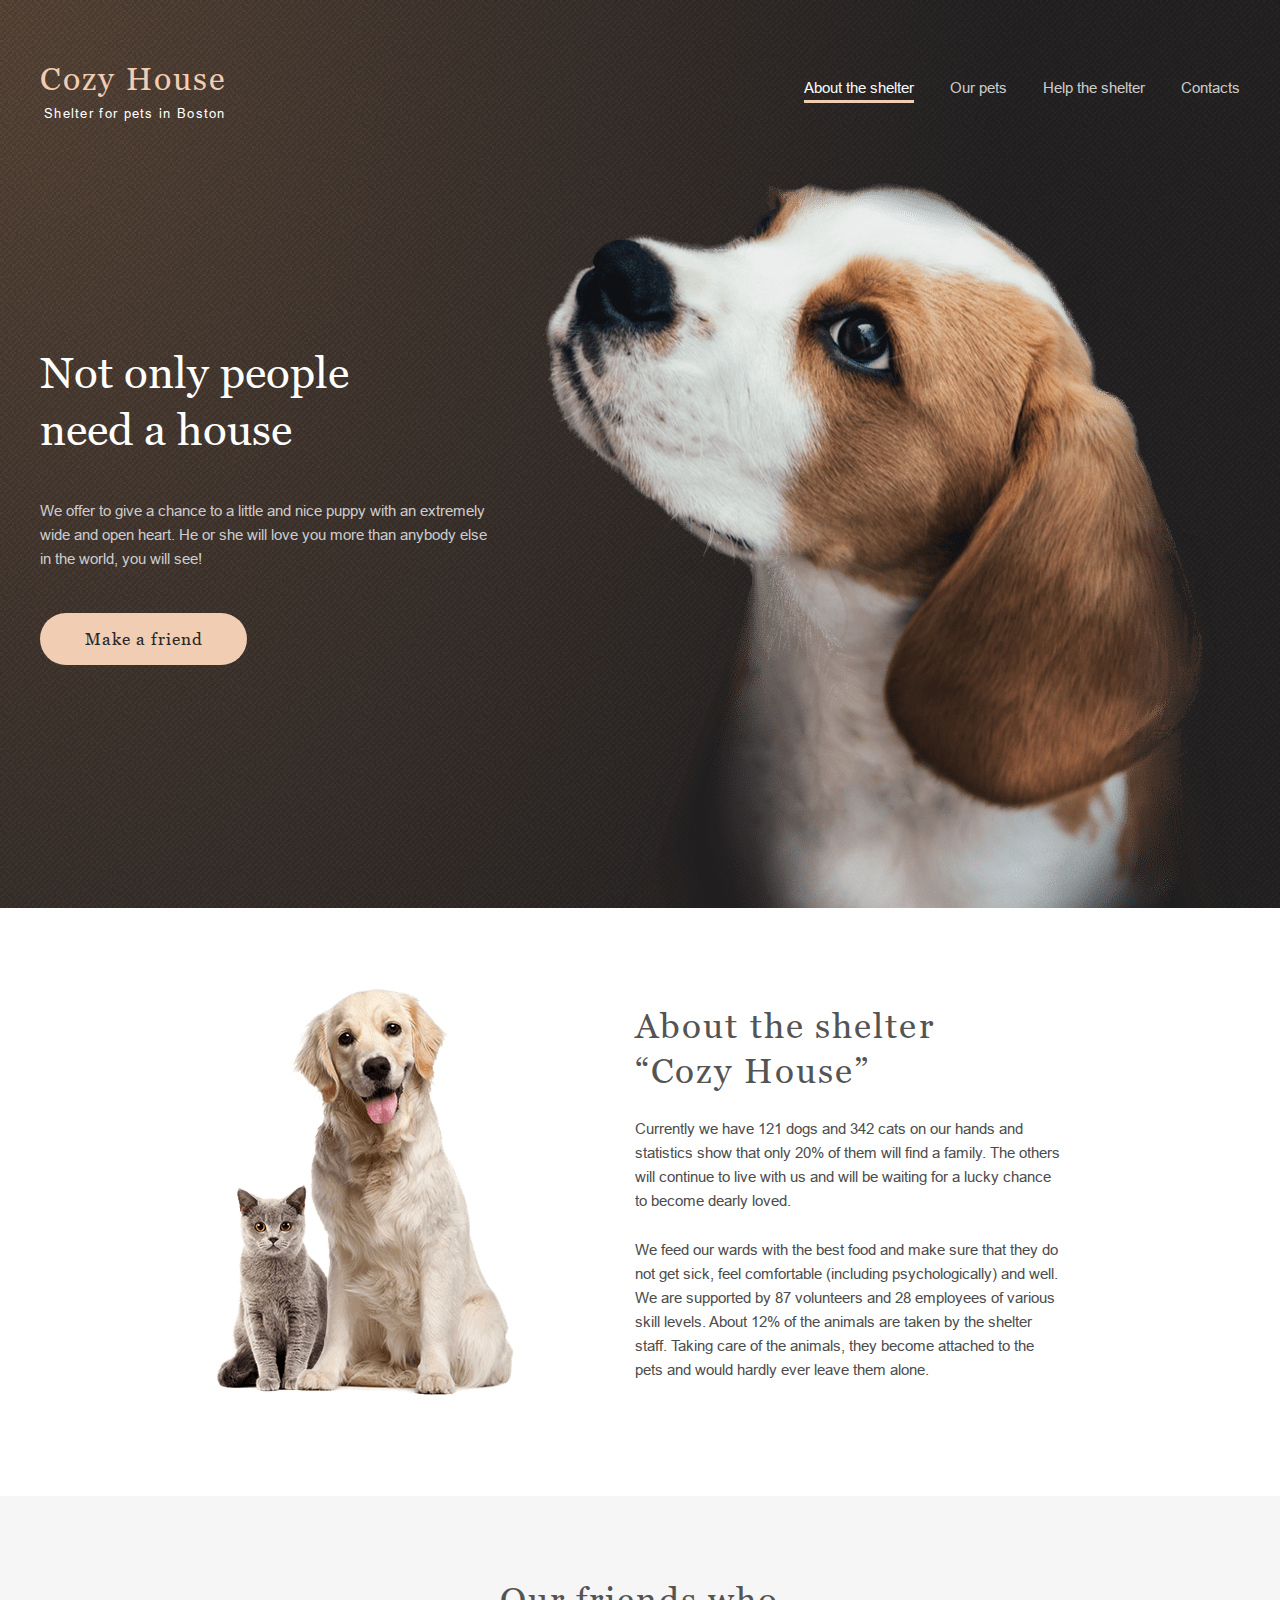
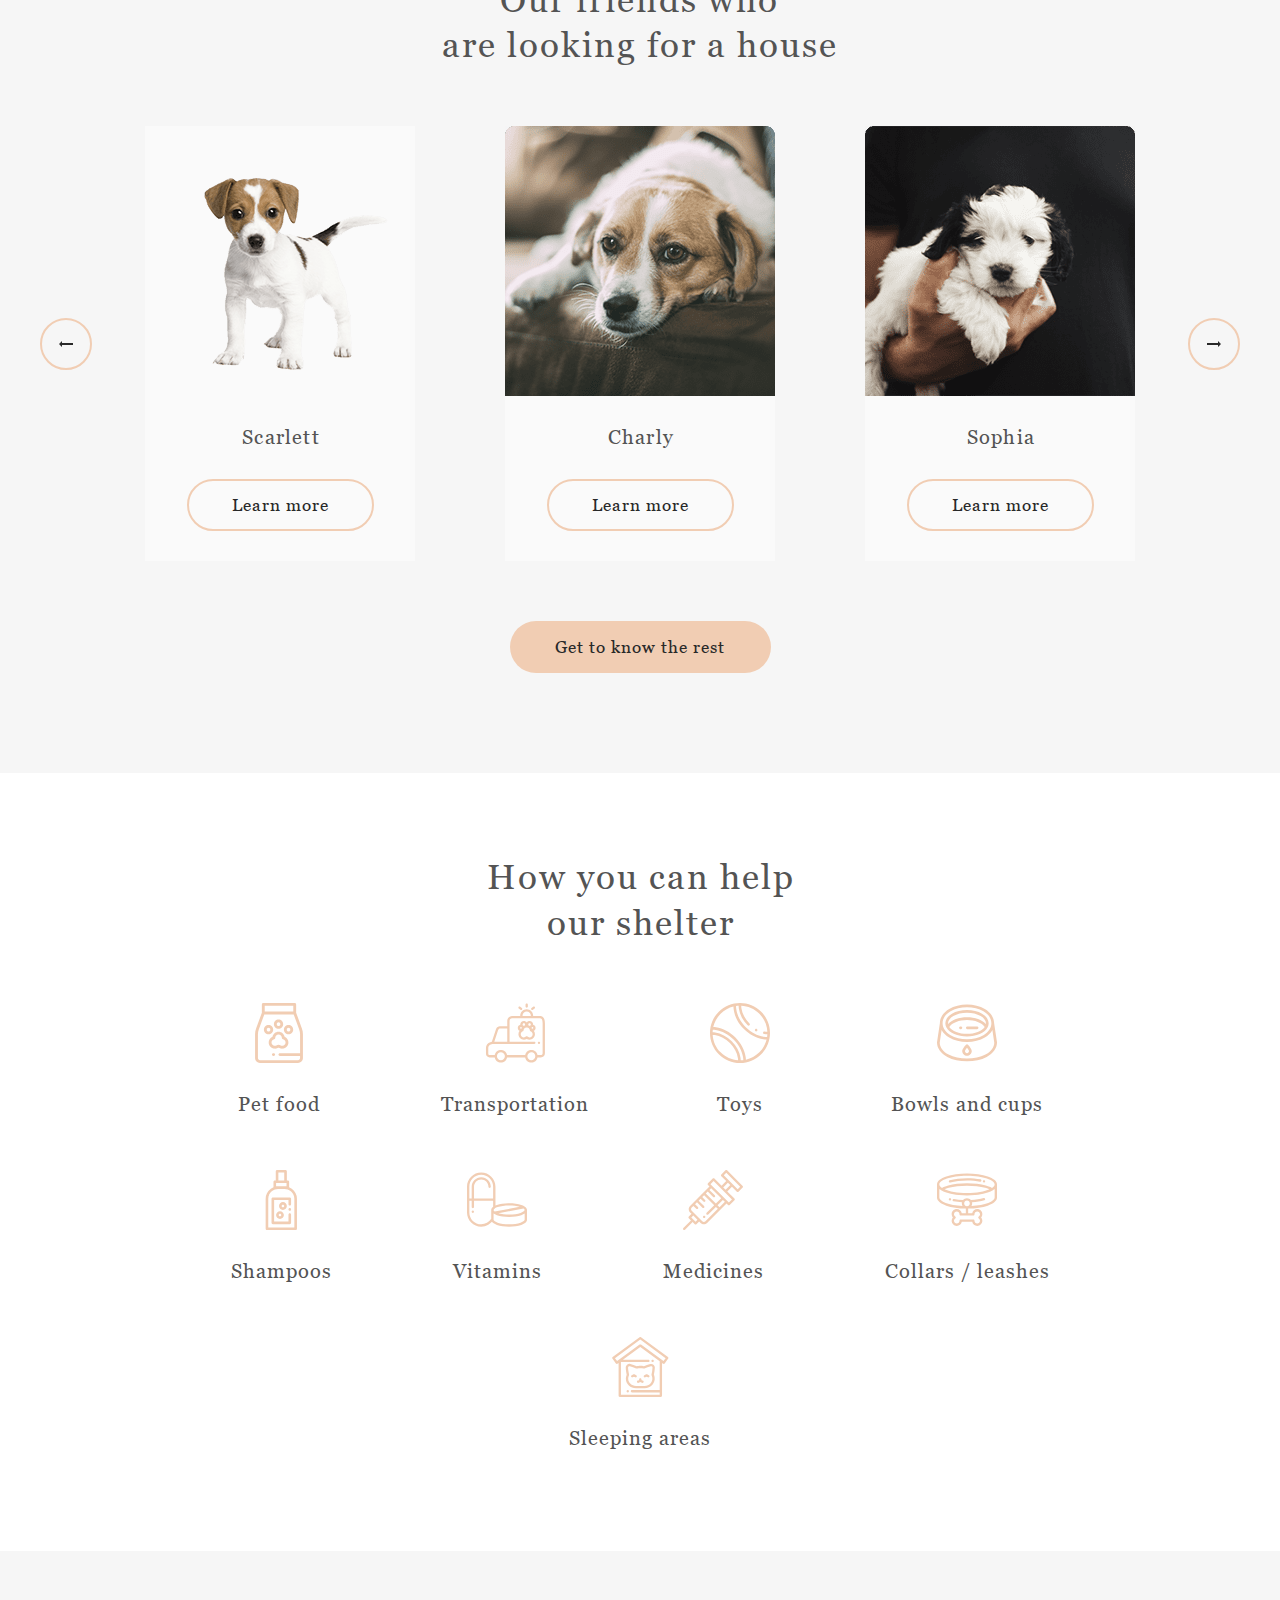
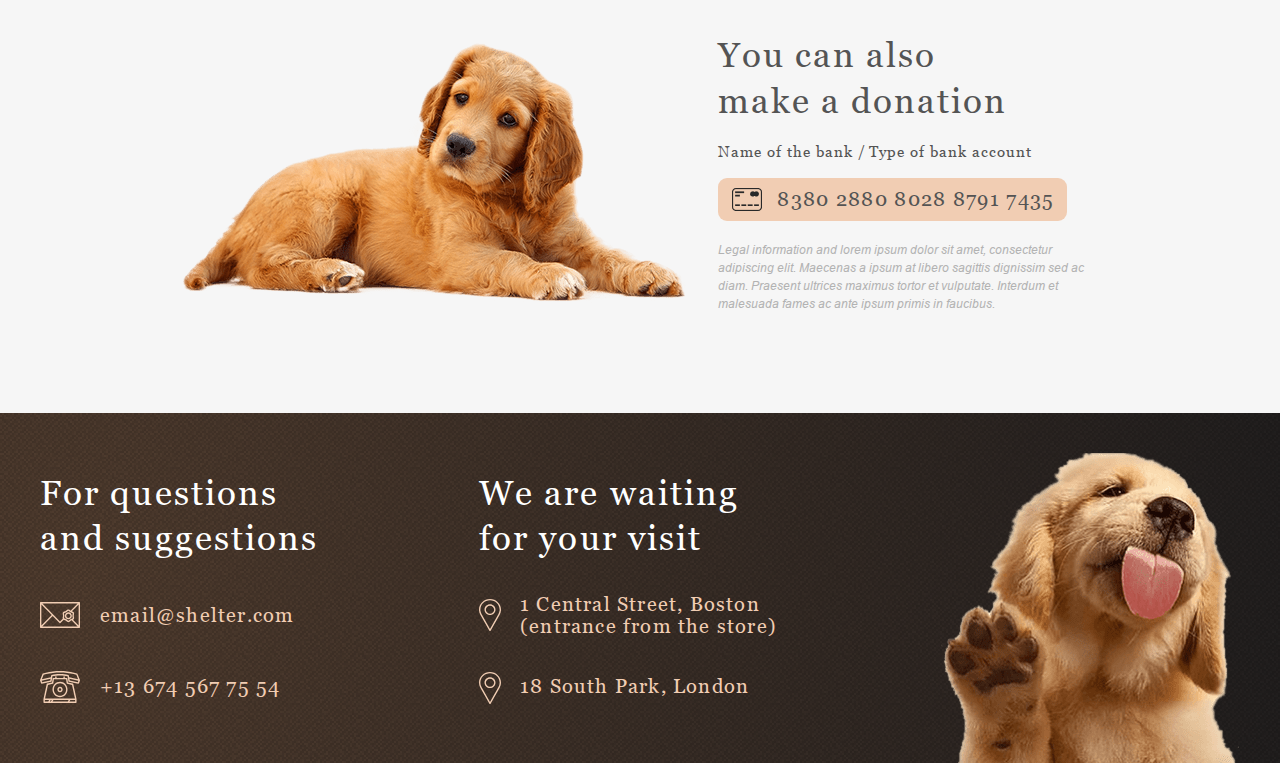
<file: pages/main/index.html>
<!DOCTYPE html>
<html lang="en">
  <head>
    <meta charset="UTF-8" />
    <meta http-equiv="X-UA-Compatible" content="IE=edge" />
    <meta name="viewport" content="width=device-width, initial-scale=1.0" />
    <title>Cozy House</title>
    <link rel="stylesheet" href="./style.css" />
    <link rel="icon" href="../../assets/favicon/pet.ico" type="image/x-icon" />
  </head>
  <body>
    <header class="header">
      <div class="header_wrapper">
        <div class="header_logo">
          <a href="#" class="header_logo__link">
            <h1 class="header_logo__title">Cozy House</h1>
            <p class="header_logo__desc">Shelter for pets in Boston</p>
          </a>
        </div>

        <nav class="header_nav">
          <div class="header_nav_logo">
            <a href="#" class="header_logo_nav__link">
              <h2 class="header_logo_nav__title">Cozy House</h2>
              <p class="header_logo_nav__desc">Shelter for pets in Boston</p>
            </a>
          </div>
          <ul class="header_nav_list">
            <li class="header_nav__item">
              <a
                href="#"
                class="header_nav__item_link header_nav__item_link_active"
              >
                About the shelter
              </a>
            </li>
            <li class="header_nav__item">
              <a href="../pets/page_1.html" class="header_nav__item_link">
                Our pets
              </a>
            </li>
            <li class="header_nav__item">
              <a href="#help" class="header_nav__item_link">
                Help the shelter
              </a>
            </li>
            <li class="header_nav__item">
              <a href="#contacts" class="header_nav__item_link"> Contacts </a>
            </li>
          </ul>
        </nav>

        <div class="burger">
          <div class="burger__line"></div>
          <div class="burger__line"></div>
          <div class="burger__line"></div>
        </div>
      </div>
    </header>

    <main class="main">
      <section class="not-only">
        <div class="wrapper_not-only">
          <div class="not-only_content">
            <h2 class="not-only_content__title">
              Not only people need a house
            </h2>
            <p class="not-only_content__text">
              We offer to give a chance to a little and nice puppy with an
              extremely wide and open heart. He or she will love you more than
              anybody else in the world, you will see!
            </p>
            <button
              onclick="document.location='#friends'"
              class="btn_1 btn_1_position"
            >
              Make a friend
            </button>
          </div>

          <div class="not-only_pic"></div>
        </div>
      </section>

      <section class="about">
        <div class="wrapper_about">
          <div class="about_pic"></div>
          <div class="about_content">
            <h3 class="about_content__title">About the shelter “Cozy House”</h3>
            <p class="about_content__text">
              Currently we have 121 dogs and 342 cats on our hands and
              statistics show that only 20% of them will find a family. The
              others will continue to live with us and will be waiting for a
              lucky chance to become dearly loved.
            </p>
            <p class="about_content__text">
              We feed our wards with the best food and make sure that they do
              not get sick, feel comfortable (including psychologically) and
              well. We are supported by 87 volunteers and 28 employees of
              various skill levels. About 12% of the animals are taken by the
              shelter staff. Taking care of the animals, they become attached to
              the pets and would hardly ever leave them alone.
            </p>
          </div>
        </div>
      </section>

      <section class="our-friends">
        <div class="wrapper_our-friends">
          <h3 class="our-friends_title" id="friends">
            <span class="our-friends_title__1">Our friends who</span>
            <span class="our-friends_title__2">are looking for a house</span>
          </h3>

          <div class="our-friends_cards">
            <div class="cards_items">
              <div class="arrow arrow__left"></div>

              <div class="cards_items_container">
                <div class="card">
                  <div class="card-pic"></div>
                  <div class="card-title">Katrine</div>
                  <button type="button" class="btn_2">Learn more</button>
                </div>

                <div class="card">
                  <div class="card-pic"></div>
                  <div class="card-title">Jennifer</div>
                  <button type="button" class="btn_2">Learn more</button>
                </div>

                <div class="card">
                  <div class="card-pic"></div>
                  <div class="card-title">Woody</div>
                  <button type="button" class="btn_2">Learn more</button>
                </div>
              </div>

              <div class="arrow arrow__right"></div>
            </div>
          </div>

          <button
            onclick="document.location='../pets/page_1.html'"
            class="btn_3 btn_3_position"
          >
            Get to know the rest
          </button>
        </div>
      </section>

      <section class="help">
        <div class="wrapper_help">
          <h3 class="help_title" id="help">
            <span class="help_title__1">How you can help</span>
            <span class="help_title__2">our shelter</span>
          </h3>

          <div class="help_container">
            <div class="help_container_item">
              <img
                src="../../assets/svg/Vector1.svg"
                alt="icon"
                class="help_container_item__pic"
              />
              <p class="help_container_item__text">Pet food</p>
            </div>

            <div class="help_container_item">
              <img
                src="../../assets/svg/transportation.svg"
                alt="icon"
                class="help_container_item__pic"
              />
              <p class="help_container_item__text">Transportation</p>
            </div>

            <div class="help_container_item">
              <img
                src="../../assets/svg/toys.svg"
                alt="icon"
                class="help_container_item__pic"
              />
              <p class="help_container_item__text">Toys</p>
            </div>

            <div class="help_container_item">
              <img
                src="../../assets/svg/bowls-and-cups.svg"
                alt="icon"
                class="help_container_item__pic"
              />
              <p class="help_container_item__text">Bowls and cups</p>
            </div>

            <div class="help_container_item">
              <img
                src="../../assets/svg/shampoos.svg"
                alt="icon"
                class="help_container_item__pic"
              />
              <p class="help_container_item__text">Shampoos</p>
            </div>

            <div class="help_container_item">
              <img
                src="../../assets/svg/vitamins.svg"
                alt="icon"
                class="help_container_item__pic"
              />
              <p class="help_container_item__text">Vitamins</p>
            </div>

            <div class="help_container_item">
              <img
                src="../../assets/svg/medicines.svg"
                alt="icon"
                class="help_container_item__pic"
              />
              <p class="help_container_item__text">Medicines</p>
            </div>

            <div class="help_container_item">
              <img
                src="../../assets/svg/collars-or-leashes.svg"
                alt="icon"
                class="help_container_item__pic"
              />
              <p class="help_container_item__text">Collars / leashes</p>
            </div>

            <div class="help_container_item">
              <img
                src="../../assets/svg/sleeping-area.svg"
                alt="icon"
                class="help_container_item__pic"
              />
              <p class="help_container_item__text">Sleeping areas</p>
            </div>
          </div>
        </div>
      </section>

      <section class="in-addition">
        <div class="wrapper_in-addition">
          <div class="in-addition__pic"></div>
          <div class="in-addition_desc">
            <h3 class="in-addition__title">You can also make a donation</h3>
            <h5 class="in-addition__text">
              Name of the bank <span>/</span> Type of bank account
            </h5>
            <button
              onclick="document.location='#'"
              class="btn_4 btn_4__position"
            >
              <span class="credit-card"></span>
              <span>8380 2880 8028 8791 7435</span>
            </button>
            <p class="credit-card__text">
              Legal information and lorem ipsum dolor sit amet, consectetur
              adipiscing elit. Maecenas a ipsum at libero sagittis dignissim sed
              ac diam. Praesent ultrices maximus tortor et vulputate. Interdum
              et malesuada fames ac ante ipsum primis in faucibus.
            </p>
          </div>
        </div>
      </section>
    </main>

    <footer class="footer">
      <div class="footer_wrapper" id="contacts">
        <div class="footer_question">
          <h3 class="footer_question__title">For questions and suggestions</h3>
          <a href="mailto:EMAILADDRESS" class="footer_question__mail_link">
            <h4 class="footer_question__mail">email@shelter.com</h4>
          </a>
          <a href="tel:+136745677554" class="footer_question__tel_link">
            <h4 class="footer_question__tel">+13 674 567 75 54</h4>
          </a>
        </div>

        <div class="footer_place">
          <h3 class="footer_place__title">We are waiting for your visit</h3>
          <a
            href="https://www.google.com/maps/@52.6666348,28.6881917,8z"
            class="footer_place__place_link"
          >
            <h4 class="footer_question_place__text_1">
              <span>1 Central Street, Boston</span> (entrance from the store)
            </h4>
          </a>
          <a
            href="https://www.google.com/maps/@52.6666348,28.6881917,8z"
            class="footer_place__place_link"
          >
            <h4 class="footer_question_place__text_2">18 South Park, London</h4>
          </a>
        </div>

        <div class="footer-pic"></div>
      </div>
    </footer>
    <div class="dark-block"></div>

    <div class="modal-window">
      <div class="modal-window-window">
        <div class="potap_close"></div>
        <div class="potap_content">
          <div class="modal-pic">
            <img
              src="../../assets/images/pets-jennifer.png"
              alt="animal"
              class="modal-pic_img"
            />
          </div>
          <div class="modal-content">
            <h3 class="modal-window_title">Jennifer</h3>
            <h4 class="modal-window_desc">Dog - Labrador</h4>
            <p class="modal-window_text">
              Jennifer is a sweet 2 months old Labrador that is patiently
              waiting to find a new forever home. This girl really enjoys being
              able to go outside to run and play, but won't hesitate to play up
              a storm in the house if she has all of her favorite toys.
            </p>
            <div class="modal-window__property">
              <ul class="modal-window__property_list">
                <li class="modal_item">
                  <span class="property_list__title">Age:</span
                  ><span class="age"> 2 months</span>
                </li>
                <li class="modal_item">
                  <span class="property_list__title">Inoculations:</span
                  ><span class="noculations"> none</span>
                </li>
                <li class="modal_item">
                  <span class="property_list__title">Diseases:</span
                  ><span class="diseases"> none</span>
                </li>
                <li class="modal_item">
                  <span class="property_list__title">Parasites:</span
                  ><span class="parasites"> none</span>
                </li>
              </ul>
            </div>
          </div>
        </div>
      </div>
    </div>

    <script type="module" src="./index.js"></script>
  </body>
</html>
</file>
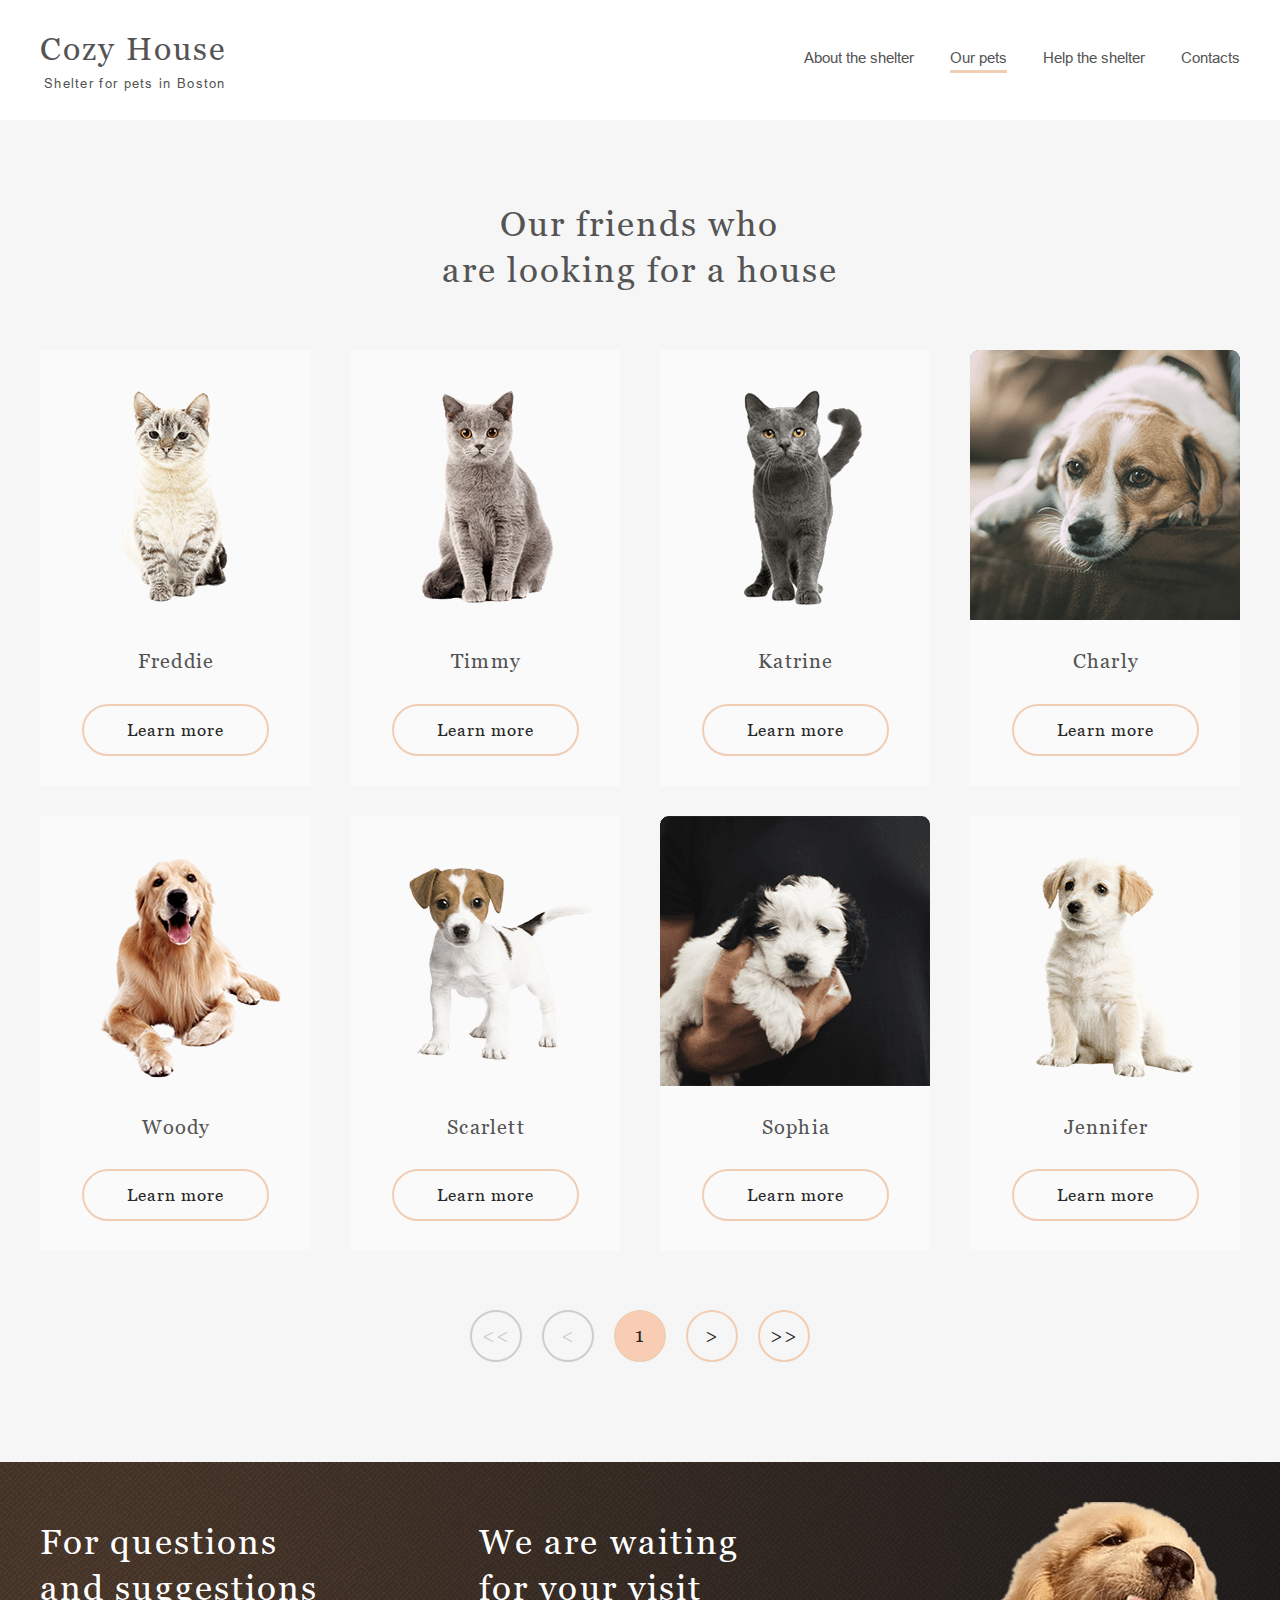
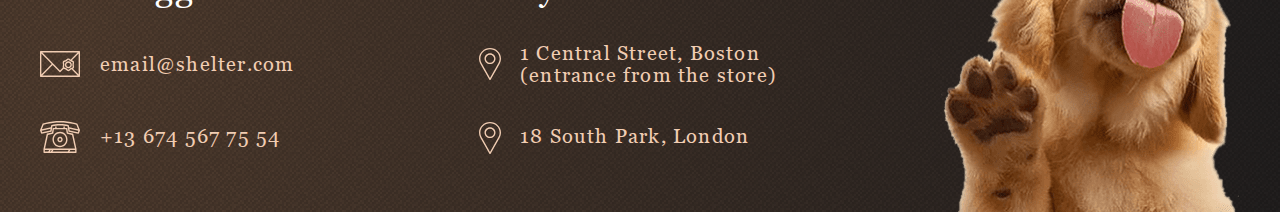
<file: pages/pets/page_1.html>
<!DOCTYPE html>
<html lang="en">
  <head>
    <meta charset="UTF-8" />
    <meta http-equiv="X-UA-Compatible" content="IE=edge" />
    <meta name="viewport" content="width=device-width, initial-scale=1.0" />
    <title>Pets</title>
    <link rel="stylesheet" href="./style.css" />
    <link rel="icon" href="../../assets/favicon/pet.ico" type="image/x-icon" />
  </head>
  <body>
    <header class="header">
      <div class="header_wrapper">
        <div class="header_logo">
          <a href="../main/index.html" class="header_logo__link">
            <h1 class="header_logo__title">Cozy House</h1>
            <p class="header_logo__desc">Shelter for pets in Boston</p>
          </a>
        </div>

        <nav class="header_nav">
          <div class="header_nav_logo">
            <a href="#" class="header_logo_nav__link">
              <h2 class="header_logo_nav__title">Cozy House</h2>
              <p class="header_logo_nav__desc">Shelter for pets in Boston</p>
            </a>
          </div>
          <ul class="header_nav_list">
            <li class="header_nav__item">
              <a href="../main/index.html" class="header_nav__item_link">
                About the shelter
              </a>
            </li>
            <li class="header_nav__item">
              <a
                href="#"
                class="header_nav__item_link header_nav__item_link_active"
              >
                Our pets
              </a>
            </li>
            <li class="header_nav__item">
              <a href="../main/index.html#help" class="header_nav__item_link">
                Help the shelter
              </a>
            </li>
            <li class="header_nav__item">
              <a href="#contacts" class="header_nav__item_link"> Contacts </a>
            </li>
          </ul>
        </nav>
        <div class="burger">
          <div class="burger__line"></div>
          <div class="burger__line"></div>
          <div class="burger__line"></div>
        </div>
      </div>
    </header>

    <main class="main">
      <section class="our-friends">
        <div class="wrapper_our-friends">
          <h3 class="our-friends_title" id="friends">
            <span class="our-friends_title__1">Our friends who</span>
            <span class="our-friends_title__2">are looking for a house</span>
          </h3>

          <div class="our-friends_cards">
            <div class="cards_items">
              <div class="cards_items_container">
                <div class="card">
                  <div class="card-pic"></div>
                  <div class="card-title">Katrine</div>
                  <button type="button" class="btn_2">Learn more</button>
                </div>

                <div class="card">
                  <div class="card-pic"></div>
                  <div class="card-title">Jennifer</div>
                  <button type="button" class="btn_2">Learn more</button>
                </div>

                <div class="card">
                  <div class="card-pic"></div>
                  <div class="card-title">Woody</div>
                  <button type="button" class="btn_2">Learn more</button>
                </div>

                <div class="card">
                  <div class="card-pic"></div>
                  <div class="card-title">Sophia</div>
                  <button type="button" class="btn_2">Learn more</button>
                </div>

                <div class="card">
                  <div class="card-pic"></div>
                  <div class="card-title">Timmy</div>
                  <button type="button" class="btn_2">Learn more</button>
                </div>

                <div class="card">
                  <div class="card-pic"></div>
                  <div class="card-title">Charly</div>
                  <button type="button" class="btn_2">Learn more</button>
                </div>

                <div class="card">
                  <div class="card-pic"></div>
                  <div class="card-title">Scarlett</div>
                  <button type="button" class="btn_2">Learn more</button>
                </div>

                <div class="card">
                  <div class="card-pic"></div>
                  <div class="card-title">Freddie</div>
                  <button type="button" class="btn_2">Learn more</button>
                </div>
              </div>
            </div>
          </div>
          <div class="scroll">
            <div class="scroll_circle scroll_disable">&lt;&lt;</div>
            <div class="scroll_circle scroll_disable">&lt;</div>
            <div class="scroll_circle">1</div>
            <div class="scroll_circle">&gt;</div>
            <div class="scroll_circle">&gt;&gt;</div>
          </div>
        </div>
      </section>
    </main>

    <footer class="footer">
      <div class="footer_wrapper" id="contacts">
        <div class="footer_question">
          <h3 class="footer_question__title">For questions and suggestions</h3>
          <a href="mailto:EMAILADDRESS" class="footer_question__mail_link">
            <h4 class="footer_question__mail">email@shelter.com</h4>
          </a>
          <a href="tel:+136745677554" class="footer_question__tel_link">
            <h4 class="footer_question__tel">+13 674 567 75 54</h4>
          </a>
        </div>

        <div class="footer_place">
          <h3 class="footer_place__title">We are waiting for your visit</h3>
          <a
            href="https://www.google.com/maps/@52.6666348,28.6881917,8z"
            class="footer_place__place_link"
          >
            <h4 class="footer_question_place__text_1">
              <span>1 Central Street, Boston</span> (entrance from the store)
            </h4>
          </a>
          <a
            href="https://www.google.com/maps/@52.6666348,28.6881917,8z"
            class="footer_place__place_link"
          >
            <h4 class="footer_question_place__text_2">18 South Park, London</h4>
          </a>
        </div>

        <div class="footer-pic"></div>
      </div>
    </footer>
    <div class="dark-block"></div>
    <div class="modal-window">
      <div class="modal-window-window">
        <div class="potap_close"></div>
        <div class="potap_content">
          <div class="modal-pic">
            <img
              src="../../assets/images/pets-jennifer.png"
              alt="animal"
              class="modal-pic_img"
            />
          </div>
          <div class="modal-content">
            <h3 class="modal-window_title">Jennifer</h3>
            <h4 class="modal-window_desc">Dog - Labrador</h4>
            <p class="modal-window_text">
              Jennifer is a sweet 2 months old Labrador that is patiently
              waiting to find a new forever home. This girl really enjoys being
              able to go outside to run and play, but won't hesitate to play up
              a storm in the house if she has all of her favorite toys.
            </p>
            <div class="modal-window__property">
              <ul class="modal-window__property_list">
                <li class="modal_item">
                  <span class="property_list__title">Age:</span
                  ><span class="age"> 2 months</span>
                </li>
                <li class="modal_item">
                  <span class="property_list__title">Inoculations:</span
                  ><span class="noculations"> none</span>
                </li>
                <li class="modal_item">
                  <span class="property_list__title">Diseases:</span
                  ><span class="diseases"> none</span>
                </li>
                <li class="modal_item">
                  <span class="property_list__title">Parasites:</span
                  ><span class="parasites"> none</span>
                </li>
              </ul>
            </div>
          </div>
        </div>
      </div>
    </div>
    <script type="module" src="./index.js"></script>
  </body>
</html>
</file>
<file: pages/main/style.css>
@import '../../assets/modules/normalize.css';
@import '../../assets/modules/fonts.css';
* {
  scroll-behavior: smooth;
  transition: 0.3s;
}

a {
  text-decoration: none;
  color: inherit;
}

li {
  list-style-type: none;
}

.btn_1 {
  border-radius: 100px;
  outline: none;
  box-shadow: none;
  border: none;
  background-color: #f1cdb3;
  box-sizing: border-box;
  cursor: pointer;
  width: 207px;
  height: 52px;
  letter-spacing: 1px;
  font-family: "Georgia", "Arial", sans-serif;
  font-style: normal;
  font-weight: 400;
  font-size: 17px;
  line-height: 22.1px;
  color: #292929;
}
.btn_1:hover {
  background-color: #fddcc4;
}

.btn_2 {
  display: block;
  margin: auto;
  margin-bottom: 30px;
  border-radius: 100px;
  outline: none;
  box-shadow: none;
  border: 2px solid #f1cdb3;
  background-color: #fafafa;
  box-sizing: border-box;
  cursor: pointer;
  width: 187px;
  height: 52px;
  letter-spacing: 1px;
  font-family: "Georgia", "Arial", sans-serif;
  font-style: normal;
  font-weight: 400;
  font-size: 17px;
  line-height: 22.1px;
  color: #292929;
}
.btn_2:hover {
  background-color: #fddcc4;
}

.btn_3 {
  border-radius: 100px;
  outline: none;
  box-shadow: none;
  border: none;
  background-color: #f1cdb3;
  box-sizing: border-box;
  cursor: pointer;
  width: 261px;
  height: 52px;
  letter-spacing: 1px;
  font-family: "Georgia", "Arial", sans-serif;
  font-style: normal;
  font-weight: 400;
  font-size: 17px;
  line-height: 22.1px;
  color: #292929;
  margin: auto;
  display: block;
}
.btn_3:hover {
  background-color: #fddcc4;
}

.btn_4 {
  border-radius: 9px;
  outline: none;
  box-shadow: none;
  border: none;
  background-color: #f1cdb3;
  box-sizing: border-box;
  cursor: pointer;
  width: 349px;
  height: 43px;
  letter-spacing: 1px;
  font-family: "Georgia", "Arial", sans-serif;
  font-style: normal;
  font-weight: 400;
  font-size: 20px;
  line-height: 20px;
  color: #545454;
  display: flex;
  justify-content: center;
  align-items: center;
  gap: 0px 15px;
}
.btn_4:hover {
  background-color: #fddcc4;
}
@media screen and (max-width: 767px) {
  .btn_4 {
    font-size: 15px;
    line-height: 16.5px;
    width: 281px;
  }
}

.header_wrapper {
  display: flex;
  max-width: 1200px;
  justify-content: normal;
  margin: auto;
}
@media screen and (max-width: 1279px) {
  .header_wrapper {
    max-width: 708px;
  }
}
@media screen and (max-width: 767px) {
  .header_wrapper {
    max-width: 300px;
  }
}

.header_logo {
  padding-top: 37px;
}
@media screen and (max-width: 1279px) {
  .header_logo {
    padding-top: 7px;
  }
}

.header_logo__title {
  font-family: "Georgia", "Arial", sans-serif;
  font-style: normal;
  font-weight: 400;
  font-size: 32px;
  line-height: 35.2px;
  color: #F1CDB3;
  letter-spacing: 2px;
  padding-top: 3px;
  padding-bottom: 0px;
  margin-bottom: 0px;
}

.header_logo__desc {
  font-family: "Arial", "Georgia", sans-serif;
  font-style: normal;
  font-weight: 400;
  font-size: 13px;
  line-height: 14.95px;
  color: white;
  padding-left: 4px;
  letter-spacing: 1.3px;
  margin-top: 9px;
}

.header_nav {
  padding-top: 20px;
  margin-left: auto;
  margin-top: 40px;
}
@media screen and (max-width: 1279px) {
  .header_nav {
    margin-top: 10px;
  }
}
@media screen and (max-width: 767px) {
  .header_nav {
    position: fixed;
    width: 320px;
    background: #292929;
    height: 100%;
    margin-top: 0px;
    right: -320px;
    z-index: 2;
  }
}

.header_nav_logo {
  display: none;
  margin-top: -10px;
  margin-left: 10px;
}
@media screen and (max-width: 767px) {
  .header_nav_logo {
    display: block;
  }
}

.header_logo_nav__title {
  font-family: "Georgia", "Arial", sans-serif;
  font-style: normal;
  font-weight: 400;
  font-size: 32px;
  line-height: 35.2px;
  color: #F1CDB3;
  letter-spacing: 2px;
  padding-bottom: 0px;
  margin-bottom: 0px;
}

.header_logo_nav__desc {
  font-family: "Arial", "Georgia", sans-serif;
  font-style: normal;
  font-weight: 400;
  font-size: 13px;
  line-height: 14.95px;
  color: white;
  padding-left: 4px;
  letter-spacing: 1.3px;
  margin-top: 9px;
}

.header_nav_list {
  display: flex;
  margin-left: auto;
}
@media screen and (max-width: 767px) {
  .header_nav_list {
    display: flex;
    flex-direction: column;
    padding-top: 143px;
    align-items: center;
  }
}

@media screen and (max-width: 767px) {
  .burger {
    cursor: pointer;
    position: absolute;
    width: 33px;
    height: 23px;
    margin-top: 49px;
    z-index: 999;
    right: 50px;
  }
}

@media screen and (max-width: 767px) {
  .burger__line {
    width: 88%;
    border: 1px solid #F1CDB3;
  }
}

.burger__line:nth-child(2) {
  margin-top: 7px;
}

.burger__line:nth-child(3) {
  margin-top: 8px;
}

.header_nav__item {
  padding-right: 36px;
}
@media screen and (max-width: 767px) {
  .header_nav__item {
    padding-bottom: 41px;
    padding-right: 38px;
  }
}

.header_nav__item:last-child {
  padding-right: 0px;
}
@media screen and (max-width: 767px) {
  .header_nav__item:last-child {
    padding-bottom: 38px;
  }
}

.header_nav__item_link {
  font-family: "Arial", "Georgia", sans-serif;
  font-style: normal;
  font-weight: 400;
  font-size: 15px;
  line-height: 24px;
  color: #cdcdcd;
}
@media screen and (max-width: 767px) {
  .header_nav__item_link {
    font-size: 32px;
    line-height: 51.2px;
  }
}

.header_nav__item_link:hover {
  color: #fafafa;
}

.header_nav__item_link_active {
  color: #fafafa;
  border-bottom: 3px solid #F1CDB3;
  padding-bottom: 4px;
}

@media screen and (max-width: 767px) {
  .burger_show {
    right: 0;
  }
}
.burger_show .header_nav__item:last-child {
  padding-right: 40px;
}

.header_logo_hidden {
  opacity: 0;
}

.burger_rotate {
  transform: rotate(90deg);
  position: fixed;
  margin-right: 4px;
}

@media screen and (max-width: 767px) {
  .stop-scrolling {
    height: 100%;
    overflow: hidden;
  }
}

@media screen and (max-width: 767px) {
  .dark-block_active {
    display: block;
    position: fixed;
    top: 0;
    left: 0;
    width: 100%;
    height: 100%;
    background: rgba(41, 41, 41, 0.6);
    z-index: 1;
  }
}

.footer {
  background: url(../../assets/images/background_transparent.png), radial-gradient(110.67% 538.64% at 5.73% 50%, #513D2F 0%, #1A1A1C 100%) #211F20;
}

.footer_wrapper {
  display: flex;
  max-width: 1200px;
  justify-content: space-between;
  margin: auto;
  padding-top: 22px;
}
@media screen and (max-width: 1279px) {
  .footer_wrapper {
    max-width: 768px;
    flex-wrap: wrap;
    justify-content: center;
    padding-top: 0px;
    gap: 9px 80px;
  }
}
@media screen and (max-width: 767px) {
  .footer_wrapper {
    max-width: 300px;
    flex-direction: column;
    padding-top: 7px;
  }
}

.footer_question {
  max-width: 280px;
}
@media screen and (max-width: 1279px) {
  .footer_question {
    margin-top: -5px;
  }
}
@media screen and (max-width: 767px) {
  .footer_question {
    margin-top: -1px;
  }
}

.footer_place {
  max-width: 280px;
  margin-left: -22px;
}
@media screen and (max-width: 1279px) {
  .footer_place {
    margin-top: -5px;
    margin-left: 0px;
    transform: translate(-21px, 0px);
  }
}
@media screen and (max-width: 767px) {
  .footer_place {
    margin-top: -20px;
    transform: translate(0px, 0px);
  }
}

.footer_question__title {
  font-family: "Georgia", "Arial", sans-serif;
  font-style: normal;
  font-weight: 400;
  font-size: 35px;
  line-height: 45.5px;
  color: white;
  letter-spacing: 2.1px;
  padding-bottom: 6px;
}
@media screen and (max-width: 767px) {
  .footer_question__title {
    font-size: 25px;
    line-height: 32.5px;
    text-align: center;
    padding-left: 20px;
    letter-spacing: 1.4px;
    padding-bottom: 15px;
  }
}

.footer_socials, .footer_question__tel, .footer_question__mail {
  letter-spacing: 1.2px;
  height: 32px;
  padding-left: 60px;
}
@media screen and (max-width: 767px) {
  .footer_socials, .footer_question__tel, .footer_question__mail {
    margin-left: 24px;
  }
}

.footer_question__mail {
  font-family: "Georgia", "Arial", sans-serif;
  font-style: normal;
  font-weight: 400;
  font-size: 20px;
  line-height: 27px;
  color: #f1cdb3;
  background-image: url("../../assets/svg/mail.svg");
  background-repeat: no-repeat;
  padding-bottom: 11px;
}

.footer_question__tel {
  font-family: "Georgia", "Arial", sans-serif;
  font-style: normal;
  font-weight: 400;
  font-size: 20px;
  line-height: 30px;
  color: #f1cdb3;
  background-image: url("../../assets/svg/phone.svg");
  background-repeat: no-repeat;
}
@media screen and (max-width: 767px) {
  .footer_question__tel {
    margin-left: 30px;
  }
}

.footer_place__title {
  font-family: "Georgia", "Arial", sans-serif;
  font-style: normal;
  font-weight: 400;
  font-size: 35px;
  line-height: 45.5px;
  color: white;
  letter-spacing: 2.1px;
  padding-bottom: 3px;
}
@media screen and (max-width: 767px) {
  .footer_place__title {
    font-size: 25px;
    line-height: 32.5px;
    text-align: center;
    padding-left: 20px;
    letter-spacing: 1.4px;
    padding-bottom: 17px;
  }
}

.place_text, .footer_question_place__text_2, .footer_question_place__text_1 {
  letter-spacing: 1.2px;
  padding-left: 41px;
  vertical-align: text-top;
  width: 302px;
}

.footer_question_place__text_1 {
  font-family: "Georgia", "Arial", sans-serif;
  font-style: normal;
  font-weight: 400;
  font-size: 20px;
  line-height: 18px;
  color: #f1cdb3;
  background-image: url("../../assets/svg/pin.svg");
  background-repeat: no-repeat;
  padding-bottom: 11px;
}
@media screen and (max-width: 767px) {
  .footer_question_place__text_1 {
    padding-bottom: 19px;
    width: 253px;
  }
}
.footer_question_place__text_1 span {
  transform: translate(0px, -4px);
  display: block;
}

.footer_question_place__text_2 {
  font-family: "Georgia", "Arial", sans-serif;
  font-style: normal;
  font-weight: 400;
  font-size: 20px;
  line-height: 28px;
  color: #f1cdb3;
  background: url("../../assets/svg/pin.svg");
  background-repeat: no-repeat;
  background-position: left top;
  padding-left: 41px;
  vertical-align: text-top;
  width: 302px;
  height: 43px;
}
@media screen and (max-width: 767px) {
  .footer_question_place__text_2 {
    width: 253px;
  }
}

.footer-pic {
  background: url("../../assets/images/footer-puppy.png");
  background-repeat: no-repeat;
  background-position: center 0;
  width: 300px;
  height: 310px;
  margin-top: 18px;
}
@media screen and (max-width: 767px) {
  .footer-pic {
    width: 260px;
    height: 269px;
    margin: -8px auto auto auto;
    background-size: contain;
  }
}

.modal-window {
  position: fixed;
  max-height: 552px;
  transform: translate(0px, -200%);
  z-index: 999;
  top: 16.8%;
  left: 14.9%;
  right: 11.5%;
}
@media screen and (max-width: 1279px) {
  .modal-window {
    top: 25.8%;
    left: 8.9%;
    right: 3.5%;
  }
}
@media screen and (max-width: 767px) {
  .modal-window {
    top: 20.8%;
    left: 12.9%;
    right: 3.5%;
  }
}

.modal-window__changed {
  transform: translate(0px, 0%);
}

.potap_close {
  border: 2px solid #F1CDB3;
  box-sizing: border-box;
  border-radius: 100px;
  width: 52px;
  height: 52px;
  margin-left: auto;
  background: url("../../assets/svg/close.svg");
  background-repeat: no-repeat;
  background-position: center 19px;
  cursor: pointer;
}

.potap_close:hover {
  box-shadow: 0 0 10px 0 #3498db inset, 0 0 10px 4px #3498db;
}

.potap_close_active {
  box-shadow: 0 0 10px 0 #3498db inset, 0 0 10px 4px #3498db;
}

.potap_content {
  background: #FAFAFA;
  margin-right: 42px;
  border-radius: 9px;
  margin-top: 1px;
  display: flex;
  justify-content: space-between;
}
@media screen and (max-width: 1279px) {
  .potap_content {
    margin-top: 0px;
  }
}
@media screen and (max-width: 767px) {
  .potap_content {
    margin-right: 30px;
  }
}

.modal-pic {
  width: 71%;
}
@media screen and (max-width: 767px) {
  .modal-pic {
    display: none;
  }
}

.modal-pic_img {
  width: 100%;
  height: 493px;
  margin-left: -14px;
}
@media screen and (max-width: 1279px) {
  .modal-pic_img {
    height: 346px;
  }
}

.modal-content {
  width: 50%;
}
@media screen and (max-width: 1279px) {
  .modal-content {
    width: 53%;
  }
}
@media screen and (max-width: 767px) {
  .modal-content {
    width: 100%;
  }
}

.modal-window_title {
  font-family: "Georgia", "Arial", sans-serif;
  font-style: normal;
  font-weight: 400;
  font-size: 35px;
  line-height: 45.5px;
  color: #292929;
  padding-top: 16px;
  letter-spacing: 2.2px;
  margin-bottom: 0px;
}
@media screen and (max-width: 1279px) {
  .modal-window_title {
    margin-top: 12px;
    padding-top: 0px;
  }
}
@media screen and (max-width: 767px) {
  .modal-window_title {
    margin-top: 10px;
    padding-top: 0px;
    padding-left: 8px;
  }
}

.modal-window_desc {
  font-family: "Georgia", "Arial", sans-serif;
  font-style: normal;
  font-weight: 400;
  font-size: 20px;
  line-height: 23px;
  color: #292929;
  letter-spacing: 1px;
  letter-spacing: 1.3px;
  margin-top: 8px;
  padding-bottom: 16px;
}
@media screen and (max-width: 1279px) {
  .modal-window_desc {
    padding-bottom: 0px;
    margin-bottom: 21px;
  }
}
@media screen and (max-width: 767px) {
  .modal-window_desc {
    margin-bottom: 23px;
  }
}

.modal-window_text {
  font-family: "Georgia", "Arial", sans-serif;
  font-style: normal;
  font-weight: 400;
  font-size: 15.2px;
  line-height: 16.3px;
  color: #292929;
  letter-spacing: 1px;
  width: 99%;
}
@media screen and (max-width: 1279px) {
  .modal-window_text {
    font-size: 13.2px;
    line-height: 14.1px;
  }
}
@media screen and (max-width: 767px) {
  .modal-window_text {
    margin: auto;
    width: 93%;
  }
}

.modal-window__property {
  margin-top: 42px;
}
@media screen and (max-width: 1279px) {
  .modal-window__property {
    margin-top: 20px;
    margin-left: 4px;
  }
}
@media screen and (max-width: 767px) {
  .modal-window__property {
    margin-top: 21px;
    margin-left: 14px;
  }
}

.modal-window__property_list {
  padding-left: 0px;
}

.modal_item {
  font-family: "Georgia", "Arial", sans-serif;
  font-style: normal;
  font-weight: 400;
  font-size: 15px;
  line-height: 16.5px;
  color: #292929;
  letter-spacing: 1px;
  list-style-type: disc;
  margin-left: 4%;
  padding-bottom: 12px;
}
@media screen and (max-width: 1279px) {
  .modal_item {
    padding-bottom: 7px;
  }
}

@media screen and (max-width: 767px) {
  .modal_item:last-child {
    padding-bottom: 0px;
    margin-bottom: -7px;
  }
}

.property_list__title {
  font-weight: 700;
}

.modal_item::marker {
  color: #F1CDB3;
}

.dark-modal_active {
  display: block;
  position: fixed;
  top: 0;
  left: 0;
  width: 100%;
  height: 100%;
  background: rgba(41, 41, 41, 0.6);
  z-index: 1;
}

.stop-scrolling_modal {
  height: 100%;
  overflow: hidden;
}

.not-only {
  background: url(../../assets/images/background_transparent.png), radial-gradient(100% 215.42% at 0% 0%, #5B483A 0%, #262425 78%), #211F20;
  margin-top: -134px;
  padding-top: 114px;
}

.wrapper_not-only {
  display: flex;
  max-width: 1200px;
  justify-content: space-between;
  margin: auto;
}
@media screen and (max-width: 1279px) {
  .wrapper_not-only {
    max-width: 708px;
    flex-direction: column;
  }
}
@media screen and (max-width: 767px) {
  .wrapper_not-only {
    max-width: 300px;
  }
}

.not-only_content {
  padding-top: 194px;
  margin-top: 0px;
}
@media screen and (max-width: 1279px) {
  .not-only_content {
    padding-top: 32px;
    display: flex;
    flex-wrap: wrap;
    flex-direction: column;
    align-items: center;
  }
}
@media screen and (max-width: 1279px) and (max-width: 767px) {
  .not-only_content {
    padding-top: 47px;
  }
}

.not-only_content__title {
  font-family: "Georgia", "Arial", sans-serif;
  font-style: normal;
  font-weight: 400;
  font-size: 44px;
  line-height: 57.2px;
  color: white;
  max-width: 310px;
  padding-bottom: 4px;
}
@media screen and (max-width: 1279px) {
  .not-only_content__title {
    padding-right: 149px;
    padding-bottom: 0px;
  }
}
@media screen and (max-width: 767px) {
  .not-only_content__title {
    padding-right: 0px;
    max-width: 250px;
    font-size: 24px;
    line-height: 32.5px;
    text-align: center;
    letter-spacing: 1.9px;
    padding-top: 1px;
    padding-bottom: 17px;
    padding-left: 1px;
  }
}

.not-only_content__text {
  font-family: "Arial", "Georgia", sans-serif;
  font-style: normal;
  font-weight: 400;
  font-size: 15px;
  line-height: 24px;
  color: #cdcdcd;
  max-width: 460px;
  padding-bottom: 27px;
}
@media screen and (max-width: 1279px) {
  .not-only_content__text {
    padding-top: 0px;
    margin-top: 3px;
  }
}
@media screen and (max-width: 767px) {
  .not-only_content__text {
    max-width: 300px;
    text-align: center;
  }
}

@media screen and (max-width: 1279px) {
  .btn_1_position {
    margin-left: -1px;
  }
}
@media screen and (max-width: 767px) {
  .btn_1_position {
    margin-bottom: 105px;
  }
}

.not-only_pic {
  width: 698px;
  height: 728px;
  background: url("../../assets/images/not_only_pic.png");
  background-repeat: no-repeat;
  background-position: center 0;
  margin-top: 66px;
}
@media screen and (max-width: 1279px) {
  .not-only_pic {
    width: 569px;
    height: 593px;
    background-size: cover;
    margin-top: 100px;
    margin-left: 139px;
  }
}
@media screen and (max-width: 767px) {
  .not-only_pic {
    width: 260px;
    height: 271.77px;
    margin: 0px auto 0px 40px;
  }
}

.wrapper_about {
  display: flex;
  max-width: 850px;
  justify-content: space-between;
  margin: auto;
  padding-top: 80px;
  padding-bottom: 89px;
}
@media screen and (max-width: 1279px) {
  .wrapper_about {
    max-width: 437px;
    flex-wrap: wrap;
    flex-direction: column;
    order: 1;
    padding-top: 66px;
    padding-left: 7px;
    padding-bottom: 100px;
  }
}
@media screen and (max-width: 767px) {
  .wrapper_about {
    max-width: 300px;
    padding-top: 38px;
    align-items: center;
    padding-bottom: 39px;
  }
}

.about_pic {
  width: 300px;
  height: 408px;
  background: url("../../assets/images/about-pets.png");
  background-repeat: no-repeat;
  background-position: center 0;
}
@media screen and (max-width: 1279px) {
  .about_pic {
    order: 2;
    align-self: center;
    margin-top: 2px;
    margin-right: 7px;
  }
}
@media screen and (max-width: 767px) {
  .about_pic {
    width: 260px;
    height: 356.6px;
    background-size: contain;
  }
}

.about_content {
  margin-top: -20px;
}
@media screen and (max-width: 1279px) {
  .about_content {
    order: 1;
    padding-bottom: 53px;
  }
}
@media screen and (max-width: 767px) {
  .about_content {
    padding-left: 3.5px;
    padding-bottom: 17px;
  }
}

.about_content__title {
  font-family: "Georgia", "Arial", sans-serif;
  font-style: normal;
  font-weight: 400;
  font-size: 35px;
  line-height: 45.5px;
  color: #545454;
  max-width: 370px;
  letter-spacing: 2.1px;
  margin-bottom: 23px;
}
@media screen and (max-width: 767px) {
  .about_content__title {
    font-size: 25px;
    line-height: 32.5px;
    padding-left: 4px;
    padding-right: 12px;
    letter-spacing: 1.6px;
    line-height: 32px;
    text-align: center;
    margin-bottom: 24px;
  }
}

.about_content__text {
  max-width: 430px;
  font-family: "Arial", "Georgia", sans-serif;
  font-style: normal;
  font-weight: 400;
  font-size: 15px;
  line-height: 24px;
  color: #4c4c4c;
  padding-bottom: 10px;
}
@media screen and (max-width: 767px) {
  .about_content__text {
    max-width: 270px;
    text-align: justify;
    margin-left: 8px;
    padding-bottom: 7px;
  }
}

.our-friends {
  background-color: #f6f6f6;
}

.wrapper_our-friends {
  max-width: 1200px;
  margin: auto;
  padding-bottom: 100px;
}
@media screen and (max-width: 1279px) {
  .wrapper_our-friends {
    max-width: 768px;
  }
}
@media screen and (max-width: 767px) {
  .wrapper_our-friends {
    max-width: 320px;
    padding-bottom: 42px;
  }
}

.our-friends_title {
  font-family: "Georgia", "Arial", sans-serif;
  font-style: normal;
  font-weight: 400;
  font-size: 35px;
  line-height: 45.5px;
  color: #545454;
  max-width: 400px;
  margin: auto;
  letter-spacing: 2px;
  padding-top: 81px;
  padding-bottom: 58px;
}
@media screen and (max-width: 767px) {
  .our-friends_title {
    font-size: 25px;
    line-height: 32.5px;
    max-width: 300px;
    padding-top: 42px;
    letter-spacing: 1.5px;
    padding-bottom: 41px;
  }
}

.our-friends_title span {
  display: block;
  max-width: 100%;
}

.our-friends_title__1 {
  padding-left: 60px;
}
@media screen and (max-width: 767px) {
  .our-friends_title__1 {
    padding-left: 49px;
  }
}

.our-friends_title__2 {
  padding-left: 2px;
}
@media screen and (max-width: 767px) {
  .our-friends_title__2 {
    padding-left: 8px;
  }
}

.our-friends_cards {
  display: flex;
  max-width: 100%;
  justify-content: space-between;
  margin: auto;
  flex-wrap: nowrap;
  padding-bottom: 60px;
}
@media screen and (max-width: 1279px) {
  .our-friends_cards {
    max-width: 709px;
  }
}
@media screen and (max-width: 767px) {
  .our-friends_cards {
    padding-bottom: 42px;
  }
}

.cards_items {
  display: flex;
  max-width: 100%;
  justify-content: space-between;
  margin: auto;
  width: 100%;
  flex-wrap: nowrap;
}
@media screen and (max-width: 767px) {
  .cards_items {
    flex-direction: column;
  }
}

.arrow, .arrow__right, .arrow__left {
  width: 48px;
  height: 48px;
  border: 2px solid #f1cdb3;
  border-radius: 100px;
  align-self: center;
  transform: translate(0px, 1px);
}
.arrow:hover, .arrow__right:hover, .arrow__left:hover {
  background-color: #fddcc4;
}
@media screen and (max-width: 767px) {
  .arrow, .arrow__right, .arrow__left {
    order: 2;
  }
}

.arrow__left {
  background: url("../../assets/svg/Arrow-left.svg");
  background-repeat: no-repeat;
  background-position: center 21px;
  margin-right: -36px;
}
@media screen and (max-width: 767px) {
  .arrow__left {
    margin-top: 19px;
    margin-right: 0px;
    margin-left: 68px;
    align-self: stretch;
  }
}

.arrow__right {
  background: url("../../assets/svg/Arrow-right.svg");
  background-repeat: no-repeat;
  background-position: center 21px;
  margin-left: -36px;
}
@media screen and (max-width: 1279px) {
  .arrow__right {
    transform: translate(-1px, 1px);
  }
}
@media screen and (max-width: 767px) {
  .arrow__right {
    transform: translate(0px, 0px);
    align-self: flex-end;
    margin-right: 68px;
    margin-top: -51px;
  }
}

.cards_items_container {
  display: flex;
  max-width: 100%;
  justify-content: space-between;
  margin: auto;
  flex-wrap: nowrap;
  gap: 0px 90px;
}
@media screen and (max-width: 1279px) {
  .cards_items_container {
    overflow: hidden;
    max-width: 622px;
    gap: 0px 40px;
  }
}
@media screen and (max-width: 767px) {
  .cards_items_container {
    order: 1;
  }
}

.card {
  background-color: #fafafa;
}

@media screen and (max-width: 767px) {
  .card:nth-child(2) {
    display: none;
  }
}

@media screen and (max-width: 1279px) {
  .card:nth-child(3) {
    display: none;
  }
}

.card-pic {
  width: 270px;
  height: 270px;
  background-repeat: no-repeat;
  background-position: center 0;
  margin-bottom: 30px;
}

.card-title {
  font-family: "Georgia", "Arial", sans-serif;
  font-style: normal;
  font-weight: 400;
  font-size: 20px;
  line-height: 22.72px;
  color: #545454;
  text-align: center;
  letter-spacing: 1.2px;
  padding-bottom: 31px;
  padding-left: 2px;
}
@media screen and (max-width: 1279px) {
  .card-title {
    padding-bottom: 30px;
  }
}
@media screen and (max-width: 767px) {
  .card-title {
    padding-bottom: 31px;
  }
}

.card:hover {
  cursor: pointer;
}
.card:hover .btn_2 {
  background-color: #fddcc4;
}
.card:hover .card-pic {
  background-color: rgba(0, 0, 0, 0.04);
}

.wrapper_help {
  max-width: 1026px;
  margin: auto;
  padding-bottom: 101px;
}
@media screen and (max-width: 1279px) {
  .wrapper_help {
    max-width: 768px;
    padding-bottom: 100px;
  }
}
@media screen and (max-width: 767px) {
  .wrapper_help {
    max-width: 320px;
    padding-bottom: 43px;
  }
}

.help_title {
  font-family: "Georgia", "Arial", sans-serif;
  font-style: normal;
  font-weight: 400;
  font-size: 35px;
  line-height: 45.5px;
  color: #545454;
  max-width: 400px;
  margin: auto;
  letter-spacing: 2px;
  padding-top: 81px;
  padding-bottom: 58px;
}
@media screen and (max-width: 767px) {
  .help_title {
    font-size: 25px;
    line-height: 33px;
    max-width: 230px;
    padding-top: 43px;
    letter-spacing: 1.5px;
    padding-bottom: 38px;
  }
}

.help_title span {
  display: block;
  max-width: 100%;
}

.help_title__1 {
  padding-left: 47px;
}
@media screen and (max-width: 1279px) {
  .help_title__1 {
    padding-left: 46px;
  }
}
@media screen and (max-width: 767px) {
  .help_title__1 {
    padding-left: 5px;
  }
}

.help_title__2 {
  padding-left: 107px;
}
@media screen and (max-width: 1279px) {
  .help_title__2 {
    padding-left: 106px;
  }
}
@media screen and (max-width: 767px) {
  .help_title__2 {
    padding-left: 48px;
  }
}

.help_container {
  display: flex;
  justify-content: center;
  flex-wrap: wrap;
  gap: 54px 121px;
}
@media screen and (max-width: 1279px) {
  .help_container {
    margin-left: 8.6%;
    margin-right: 8.6%;
    gap: 55px 60px;
  }
}
@media screen and (max-width: 767px) {
  .help_container {
    margin-left: 4.6%;
    margin-right: 4.6%;
    gap: 30px 30px;
    justify-content: stretch;
  }
}

.help_container_item {
  height: 113px;
}
@media screen and (max-width: 1279px) {
  .help_container_item {
    width: 170px;
  }
}
@media screen and (max-width: 767px) {
  .help_container_item {
    width: 130px;
    height: 87px;
  }
}

.help_container_item__pic {
  display: block;
  margin: auto;
  height: 60px;
  max-width: 60px;
  padding-bottom: 10px;
}
@media screen and (max-width: 767px) {
  .help_container_item__pic {
    height: 50px;
    max-width: 50px;
    padding-bottom: 3px;
  }
}

.help_container_item__text {
  font-family: "Georgia", "Arial", sans-serif;
  font-style: normal;
  font-weight: 400;
  font-size: 20px;
  line-height: 23px;
  color: #545454;
  text-align: center;
  letter-spacing: 1px;
}
@media screen and (max-width: 767px) {
  .help_container_item__text {
    font-size: 15px;
    line-height: 23px;
  }
}

.in-addition {
  background-color: #f6f6f6;
}
@media screen and (max-width: 767px) {
  .in-addition {
    margin-bottom: -60px;
  }
}

.wrapper_in-addition {
  display: flex;
  max-width: 915px;
  justify-content: space-between;
  margin: auto;
  padding-top: 46px;
  padding-bottom: 88px;
}
@media screen and (max-width: 1279px) {
  .wrapper_in-addition {
    max-width: 505px;
    flex-direction: column;
    padding-bottom: 100px;
  }
}
@media screen and (max-width: 767px) {
  .wrapper_in-addition {
    max-width: 300px;
    padding-top: 17px;
  }
}

@media screen and (max-width: 1279px) {
  .in-addition_desc {
    margin: auto;
  }
}

.in-addition__pic {
  width: 505px;
  height: 261px;
  background: url("../../assets/images/donation-dog.png");
  background-repeat: no-repeat;
  background-position: center 0;
  margin-top: 45px;
}
@media screen and (max-width: 1279px) {
  .in-addition__pic {
    margin-top: 48px;
    margin-left: -1px;
    order: 1;
  }
}
@media screen and (max-width: 767px) {
  .in-addition__pic {
    width: 260px;
    height: 135.2px;
    background-size: contain;
    margin: auto;
  }
}

.in-addition__title {
  font-family: "Georgia", "Arial", sans-serif;
  font-style: normal;
  font-weight: 400;
  font-size: 35px;
  line-height: 45.5px;
  color: #545454;
  letter-spacing: 2px;
  max-width: 300px;
  margin-bottom: -5px;
}
@media screen and (max-width: 1279px) {
  .in-addition__title {
    order: 2;
  }
}
@media screen and (max-width: 767px) {
  .in-addition__title {
    font-size: 25px;
    line-height: 32.5px;
    margin-left: 40px;
    margin-right: 40px;
    letter-spacing: 1.5px;
    text-align: center;
    margin-bottom: -2px;
  }
}

.in-addition__text {
  font-family: "Georgia", "Arial", sans-serif;
  font-style: normal;
  font-weight: 400;
  font-size: 15px;
  line-height: 16.5px;
  color: #545454;
  letter-spacing: 1px;
  margin-bottom: 18px;
}
@media screen and (max-width: 1279px) {
  .in-addition__text {
    margin-bottom: 19px;
  }
}
@media screen and (max-width: 767px) {
  .in-addition__text {
    font-size: 14px;
    text-align: center;
    letter-spacing: 0.5px;
    margin-bottom: 25px;
  }
}

.in-addition__text span {
  margin-right: -2px;
}

.credit-card {
  width: 30px;
  height: 23px;
  margin-left: 9px;
  background: url("../../assets/images/credit-card.png");
  background-repeat: no-repeat;
  background-position: center 0;
  display: block;
}

.btn_4 span {
  transform: translate(-3px, 0px);
  letter-spacing: 1.3px;
}
@media screen and (max-width: 767px) {
  .btn_4 span {
    letter-spacing: 1px;
  }
}

@media screen and (max-width: 767px) {
  .btn_4__position {
    margin: auto;
    transform: translate(-1px, 0px);
  }
}

.credit-card__text {
  max-width: 380px;
  font-family: "Arial", "Georgia", sans-serif;
  font-style: italic;
  font-weight: 400;
  font-size: 12px;
  line-height: 18px;
  color: #b2b2b2;
  padding-top: 8px;
}
@media screen and (max-width: 767px) {
  .credit-card__text {
    font-size: 12px;
    line-height: 18px;
    text-align: justify;
    padding-top: 20px;
    margin: auto;
    max-width: 280px;
    padding-bottom: 43px;
  }
}

/*# sourceMappingURL=style.css.map */
</file>
<file: pages/pets/style.css>
@import '../../assets/modules/normalize.css';
@import '../../assets/modules/fonts.css';
* {
  scroll-behavior: smooth;
  transition: 0.3s;
}

a {
  text-decoration: none;
  color: inherit;
}

li {
  list-style-type: none;
}

.btn_1 {
  border-radius: 100px;
  outline: none;
  box-shadow: none;
  border: none;
  background-color: #f1cdb3;
  box-sizing: border-box;
  cursor: pointer;
  width: 207px;
  height: 52px;
  letter-spacing: 1px;
  font-family: "Georgia", "Arial", sans-serif;
  font-style: normal;
  font-weight: 400;
  font-size: 17px;
  line-height: 22.1px;
  color: #292929;
}
.btn_1:hover {
  background-color: #fddcc4;
}

.btn_2 {
  display: block;
  margin: auto;
  margin-bottom: 30px;
  border-radius: 100px;
  outline: none;
  box-shadow: none;
  border: 2px solid #f1cdb3;
  background-color: #fafafa;
  box-sizing: border-box;
  cursor: pointer;
  width: 187px;
  height: 52px;
  letter-spacing: 1px;
  font-family: "Georgia", "Arial", sans-serif;
  font-style: normal;
  font-weight: 400;
  font-size: 17px;
  line-height: 22.1px;
  color: #292929;
}
.btn_2:hover {
  background-color: #fddcc4;
}

.btn_3 {
  border-radius: 100px;
  outline: none;
  box-shadow: none;
  border: none;
  background-color: #f1cdb3;
  box-sizing: border-box;
  cursor: pointer;
  width: 261px;
  height: 52px;
  letter-spacing: 1px;
  font-family: "Georgia", "Arial", sans-serif;
  font-style: normal;
  font-weight: 400;
  font-size: 17px;
  line-height: 22.1px;
  color: #292929;
  margin: auto;
  display: block;
}
.btn_3:hover {
  background-color: #fddcc4;
}

.btn_4 {
  border-radius: 9px;
  outline: none;
  box-shadow: none;
  border: none;
  background-color: #f1cdb3;
  box-sizing: border-box;
  cursor: pointer;
  width: 349px;
  height: 43px;
  letter-spacing: 1px;
  font-family: "Georgia", "Arial", sans-serif;
  font-style: normal;
  font-weight: 400;
  font-size: 20px;
  line-height: 20px;
  color: #545454;
  display: flex;
  justify-content: center;
  align-items: center;
  gap: 0px 15px;
}
.btn_4:hover {
  background-color: #fddcc4;
}
@media screen and (max-width: 767px) {
  .btn_4 {
    font-size: 15px;
    line-height: 16.5px;
    width: 281px;
  }
}

.header_wrapper {
  display: flex;
  max-width: 1200px;
  justify-content: normal;
  margin: auto;
}
@media screen and (max-width: 1279px) {
  .header_wrapper {
    max-width: 708px;
  }
}
@media screen and (max-width: 767px) {
  .header_wrapper {
    max-width: 300px;
  }
}

.header_logo {
  padding-top: 37px;
}
@media screen and (max-width: 1279px) {
  .header_logo {
    padding-top: 7px;
  }
}

.header_logo__title {
  font-family: "Georgia", "Arial", sans-serif;
  font-style: normal;
  font-weight: 400;
  font-size: 32px;
  line-height: 35.2px;
  color: #F1CDB3;
  letter-spacing: 2px;
  padding-top: 3px;
  padding-bottom: 0px;
  margin-bottom: 0px;
}

.header_logo__desc {
  font-family: "Arial", "Georgia", sans-serif;
  font-style: normal;
  font-weight: 400;
  font-size: 13px;
  line-height: 14.95px;
  color: white;
  padding-left: 4px;
  letter-spacing: 1.3px;
  margin-top: 9px;
}

.header_nav {
  padding-top: 20px;
  margin-left: auto;
  margin-top: 40px;
}
@media screen and (max-width: 1279px) {
  .header_nav {
    margin-top: 10px;
  }
}
@media screen and (max-width: 767px) {
  .header_nav {
    position: fixed;
    width: 320px;
    background: #292929;
    height: 100%;
    margin-top: 0px;
    right: -320px;
    z-index: 2;
  }
}

.header_nav_logo {
  display: none;
  margin-top: -10px;
  margin-left: 10px;
}
@media screen and (max-width: 767px) {
  .header_nav_logo {
    display: block;
  }
}

.header_logo_nav__title {
  font-family: "Georgia", "Arial", sans-serif;
  font-style: normal;
  font-weight: 400;
  font-size: 32px;
  line-height: 35.2px;
  color: #F1CDB3;
  letter-spacing: 2px;
  padding-bottom: 0px;
  margin-bottom: 0px;
}

.header_logo_nav__desc {
  font-family: "Arial", "Georgia", sans-serif;
  font-style: normal;
  font-weight: 400;
  font-size: 13px;
  line-height: 14.95px;
  color: white;
  padding-left: 4px;
  letter-spacing: 1.3px;
  margin-top: 9px;
}

.header_nav_list {
  display: flex;
  margin-left: auto;
}
@media screen and (max-width: 767px) {
  .header_nav_list {
    display: flex;
    flex-direction: column;
    padding-top: 143px;
    align-items: center;
  }
}

@media screen and (max-width: 767px) {
  .burger {
    cursor: pointer;
    position: absolute;
    width: 33px;
    height: 23px;
    margin-top: 49px;
    z-index: 999;
    right: 50px;
  }
}

@media screen and (max-width: 767px) {
  .burger__line {
    width: 88%;
    border: 1px solid #F1CDB3;
  }
}

.burger__line:nth-child(2) {
  margin-top: 7px;
}

.burger__line:nth-child(3) {
  margin-top: 8px;
}

.header_nav__item {
  padding-right: 36px;
}
@media screen and (max-width: 767px) {
  .header_nav__item {
    padding-bottom: 41px;
    padding-right: 38px;
  }
}

.header_nav__item:last-child {
  padding-right: 0px;
}
@media screen and (max-width: 767px) {
  .header_nav__item:last-child {
    padding-bottom: 38px;
  }
}

.header_nav__item_link {
  font-family: "Arial", "Georgia", sans-serif;
  font-style: normal;
  font-weight: 400;
  font-size: 15px;
  line-height: 24px;
  color: #cdcdcd;
}
@media screen and (max-width: 767px) {
  .header_nav__item_link {
    font-size: 32px;
    line-height: 51.2px;
  }
}

.header_nav__item_link:hover {
  color: #fafafa;
}

.header_nav__item_link_active {
  color: #fafafa;
  border-bottom: 3px solid #F1CDB3;
  padding-bottom: 4px;
}

@media screen and (max-width: 767px) {
  .burger_show {
    right: 0;
  }
}
.burger_show .header_nav__item:last-child {
  padding-right: 40px;
}

.header_logo_hidden {
  opacity: 0;
}

.burger_rotate {
  transform: rotate(90deg);
  position: fixed;
  margin-right: 4px;
}

@media screen and (max-width: 767px) {
  .stop-scrolling {
    height: 100%;
    overflow: hidden;
  }
}

@media screen and (max-width: 767px) {
  .dark-block_active {
    display: block;
    position: fixed;
    top: 0;
    left: 0;
    width: 100%;
    height: 100%;
    background: rgba(41, 41, 41, 0.6);
    z-index: 1;
  }
}

.footer {
  background: url(../../assets/images/background_transparent.png), radial-gradient(110.67% 538.64% at 5.73% 50%, #513D2F 0%, #1A1A1C 100%) #211F20;
}

.footer_wrapper {
  display: flex;
  max-width: 1200px;
  justify-content: space-between;
  margin: auto;
  padding-top: 22px;
}
@media screen and (max-width: 1279px) {
  .footer_wrapper {
    max-width: 768px;
    flex-wrap: wrap;
    justify-content: center;
    padding-top: 0px;
    gap: 9px 80px;
  }
}
@media screen and (max-width: 767px) {
  .footer_wrapper {
    max-width: 300px;
    flex-direction: column;
    padding-top: 7px;
  }
}

.footer_question {
  max-width: 280px;
}
@media screen and (max-width: 1279px) {
  .footer_question {
    margin-top: -5px;
  }
}
@media screen and (max-width: 767px) {
  .footer_question {
    margin-top: -1px;
  }
}

.footer_place {
  max-width: 280px;
  margin-left: -22px;
}
@media screen and (max-width: 1279px) {
  .footer_place {
    margin-top: -5px;
    margin-left: 0px;
    transform: translate(-21px, 0px);
  }
}
@media screen and (max-width: 767px) {
  .footer_place {
    margin-top: -20px;
    transform: translate(0px, 0px);
  }
}

.footer_question__title {
  font-family: "Georgia", "Arial", sans-serif;
  font-style: normal;
  font-weight: 400;
  font-size: 35px;
  line-height: 45.5px;
  color: white;
  letter-spacing: 2.1px;
  padding-bottom: 6px;
}
@media screen and (max-width: 767px) {
  .footer_question__title {
    font-size: 25px;
    line-height: 32.5px;
    text-align: center;
    padding-left: 20px;
    letter-spacing: 1.4px;
    padding-bottom: 15px;
  }
}

.footer_socials, .footer_question__tel, .footer_question__mail {
  letter-spacing: 1.2px;
  height: 32px;
  padding-left: 60px;
}
@media screen and (max-width: 767px) {
  .footer_socials, .footer_question__tel, .footer_question__mail {
    margin-left: 24px;
  }
}

.footer_question__mail {
  font-family: "Georgia", "Arial", sans-serif;
  font-style: normal;
  font-weight: 400;
  font-size: 20px;
  line-height: 27px;
  color: #f1cdb3;
  background-image: url("../../assets/svg/mail.svg");
  background-repeat: no-repeat;
  padding-bottom: 11px;
}

.footer_question__tel {
  font-family: "Georgia", "Arial", sans-serif;
  font-style: normal;
  font-weight: 400;
  font-size: 20px;
  line-height: 30px;
  color: #f1cdb3;
  background-image: url("../../assets/svg/phone.svg");
  background-repeat: no-repeat;
}
@media screen and (max-width: 767px) {
  .footer_question__tel {
    margin-left: 30px;
  }
}

.footer_place__title {
  font-family: "Georgia", "Arial", sans-serif;
  font-style: normal;
  font-weight: 400;
  font-size: 35px;
  line-height: 45.5px;
  color: white;
  letter-spacing: 2.1px;
  padding-bottom: 3px;
}
@media screen and (max-width: 767px) {
  .footer_place__title {
    font-size: 25px;
    line-height: 32.5px;
    text-align: center;
    padding-left: 20px;
    letter-spacing: 1.4px;
    padding-bottom: 17px;
  }
}

.place_text, .footer_question_place__text_2, .footer_question_place__text_1 {
  letter-spacing: 1.2px;
  padding-left: 41px;
  vertical-align: text-top;
  width: 302px;
}

.footer_question_place__text_1 {
  font-family: "Georgia", "Arial", sans-serif;
  font-style: normal;
  font-weight: 400;
  font-size: 20px;
  line-height: 18px;
  color: #f1cdb3;
  background-image: url("../../assets/svg/pin.svg");
  background-repeat: no-repeat;
  padding-bottom: 11px;
}
@media screen and (max-width: 767px) {
  .footer_question_place__text_1 {
    padding-bottom: 19px;
    width: 253px;
  }
}
.footer_question_place__text_1 span {
  transform: translate(0px, -4px);
  display: block;
}

.footer_question_place__text_2 {
  font-family: "Georgia", "Arial", sans-serif;
  font-style: normal;
  font-weight: 400;
  font-size: 20px;
  line-height: 28px;
  color: #f1cdb3;
  background: url("../../assets/svg/pin.svg");
  background-repeat: no-repeat;
  background-position: left top;
  padding-left: 41px;
  vertical-align: text-top;
  width: 302px;
  height: 43px;
}
@media screen and (max-width: 767px) {
  .footer_question_place__text_2 {
    width: 253px;
  }
}

.footer-pic {
  background: url("../../assets/images/footer-puppy.png");
  background-repeat: no-repeat;
  background-position: center 0;
  width: 300px;
  height: 310px;
  margin-top: 18px;
}
@media screen and (max-width: 767px) {
  .footer-pic {
    width: 260px;
    height: 269px;
    margin: -8px auto auto auto;
    background-size: contain;
  }
}

.modal-window {
  position: fixed;
  max-height: 552px;
  transform: translate(0px, -200%);
  z-index: 999;
  top: 16.8%;
  left: 14.9%;
  right: 11.5%;
}
@media screen and (max-width: 1279px) {
  .modal-window {
    top: 25.8%;
    left: 8.9%;
    right: 3.5%;
  }
}
@media screen and (max-width: 767px) {
  .modal-window {
    top: 20.8%;
    left: 12.9%;
    right: 3.5%;
  }
}

.modal-window__changed {
  transform: translate(0px, 0%);
}

.potap_close {
  border: 2px solid #F1CDB3;
  box-sizing: border-box;
  border-radius: 100px;
  width: 52px;
  height: 52px;
  margin-left: auto;
  background: url("../../assets/svg/close.svg");
  background-repeat: no-repeat;
  background-position: center 19px;
  cursor: pointer;
}

.potap_close:hover {
  box-shadow: 0 0 10px 0 #3498db inset, 0 0 10px 4px #3498db;
}

.potap_close_active {
  box-shadow: 0 0 10px 0 #3498db inset, 0 0 10px 4px #3498db;
}

.potap_content {
  background: #FAFAFA;
  margin-right: 42px;
  border-radius: 9px;
  margin-top: 1px;
  display: flex;
  justify-content: space-between;
}
@media screen and (max-width: 1279px) {
  .potap_content {
    margin-top: 0px;
  }
}
@media screen and (max-width: 767px) {
  .potap_content {
    margin-right: 30px;
  }
}

.modal-pic {
  width: 71%;
}
@media screen and (max-width: 767px) {
  .modal-pic {
    display: none;
  }
}

.modal-pic_img {
  width: 100%;
  height: 493px;
  margin-left: -14px;
}
@media screen and (max-width: 1279px) {
  .modal-pic_img {
    height: 346px;
  }
}

.modal-content {
  width: 50%;
}
@media screen and (max-width: 1279px) {
  .modal-content {
    width: 53%;
  }
}
@media screen and (max-width: 767px) {
  .modal-content {
    width: 100%;
  }
}

.modal-window_title {
  font-family: "Georgia", "Arial", sans-serif;
  font-style: normal;
  font-weight: 400;
  font-size: 35px;
  line-height: 45.5px;
  color: #292929;
  padding-top: 16px;
  letter-spacing: 2.2px;
  margin-bottom: 0px;
}
@media screen and (max-width: 1279px) {
  .modal-window_title {
    margin-top: 12px;
    padding-top: 0px;
  }
}
@media screen and (max-width: 767px) {
  .modal-window_title {
    margin-top: 10px;
    padding-top: 0px;
    padding-left: 8px;
  }
}

.modal-window_desc {
  font-family: "Georgia", "Arial", sans-serif;
  font-style: normal;
  font-weight: 400;
  font-size: 20px;
  line-height: 23px;
  color: #292929;
  letter-spacing: 1px;
  letter-spacing: 1.3px;
  margin-top: 8px;
  padding-bottom: 16px;
}
@media screen and (max-width: 1279px) {
  .modal-window_desc {
    padding-bottom: 0px;
    margin-bottom: 21px;
  }
}
@media screen and (max-width: 767px) {
  .modal-window_desc {
    margin-bottom: 23px;
  }
}

.modal-window_text {
  font-family: "Georgia", "Arial", sans-serif;
  font-style: normal;
  font-weight: 400;
  font-size: 15.2px;
  line-height: 16.3px;
  color: #292929;
  letter-spacing: 1px;
  width: 99%;
}
@media screen and (max-width: 1279px) {
  .modal-window_text {
    font-size: 13.2px;
    line-height: 14.1px;
  }
}
@media screen and (max-width: 767px) {
  .modal-window_text {
    margin: auto;
    width: 93%;
  }
}

.modal-window__property {
  margin-top: 42px;
}
@media screen and (max-width: 1279px) {
  .modal-window__property {
    margin-top: 20px;
    margin-left: 4px;
  }
}
@media screen and (max-width: 767px) {
  .modal-window__property {
    margin-top: 21px;
    margin-left: 14px;
  }
}

.modal-window__property_list {
  padding-left: 0px;
}

.modal_item {
  font-family: "Georgia", "Arial", sans-serif;
  font-style: normal;
  font-weight: 400;
  font-size: 15px;
  line-height: 16.5px;
  color: #292929;
  letter-spacing: 1px;
  list-style-type: disc;
  margin-left: 4%;
  padding-bottom: 12px;
}
@media screen and (max-width: 1279px) {
  .modal_item {
    padding-bottom: 7px;
  }
}

@media screen and (max-width: 767px) {
  .modal_item:last-child {
    padding-bottom: 0px;
    margin-bottom: -7px;
  }
}

.property_list__title {
  font-weight: 700;
}

.modal_item::marker {
  color: #F1CDB3;
}

.dark-modal_active {
  display: block;
  position: fixed;
  top: 0;
  left: 0;
  width: 100%;
  height: 100%;
  background: rgba(41, 41, 41, 0.6);
  z-index: 1;
}

.stop-scrolling_modal {
  height: 100%;
  overflow: hidden;
}

header {
  position: fixed;
  z-index: 100;
  width: 100%;
  background-color: white;
}

.header_logo {
  padding-top: 7px;
}

.header_logo__desc {
  color: #545454;
}

.header_logo__title {
  color: #545454;
}

.header_nav {
  margin-top: 10px;
}
@media screen and (max-width: 767px) {
  .header_nav {
    background: #292929;
    margin-top: 0px;
  }
}

@media screen and (max-width: 767px) {
  .header_nav_list {
    background: #292929;
  }
}

.header_nav__item_link {
  color: #545454;
}

.burger__line {
  border-color: #545454;
}

@media screen and (max-width: 767px) {
  .burger_show {
    margin-top: 0px;
  }
}

.main {
  padding-top: 120px;
}

.our-friends {
  transform: translate(0px, 0px);
  background-color: #f6f6f6;
}

.wrapper_our-friends {
  max-width: 1200px;
  margin: auto;
  padding-bottom: 100px;
}
@media screen and (max-width: 1279px) {
  .wrapper_our-friends {
    max-width: 768px;
    padding-bottom: 76px;
  }
}
@media screen and (max-width: 767px) {
  .wrapper_our-friends {
    max-width: 300px;
    font-size: 25px;
    padding-bottom: 44px;
  }
}

.our-friends_title {
  font-family: "Georgia", "Arial", sans-serif;
  font-style: normal;
  font-weight: 400;
  font-size: 35px;
  line-height: 45.5px;
  color: #545454;
  max-width: 400px;
  margin: auto;
  letter-spacing: 2px;
  padding-top: 81px;
  padding-bottom: 58px;
}
@media screen and (max-width: 1279px) {
  .our-friends_title {
    padding-bottom: 28px;
  }
}
@media screen and (max-width: 767px) {
  .our-friends_title {
    font-size: 25px;
    line-height: 32.5px;
    max-width: 300px;
    padding-top: 42px;
    letter-spacing: 1.5px;
    padding-bottom: 41px;
  }
}

.our-friends_title span {
  display: block;
  width: 100%;
}
@media screen and (max-width: 767px) {
  .our-friends_title span {
    width: auto;
  }
}

.our-friends_title__1 {
  padding-left: 60px;
}
@media screen and (max-width: 767px) {
  .our-friends_title__1 {
    padding-left: 49px;
  }
}

.our-friends_title__2 {
  padding-left: 2px;
}
@media screen and (max-width: 767px) {
  .our-friends_title__2 {
    padding-left: 8px;
  }
}

.our-friends_cards {
  display: flex;
  max-width: 100%;
  justify-content: space-between;
  margin: auto;
  flex-wrap: nowrap;
  padding-bottom: 62px;
}

.card {
  background-color: #fafafa;
}

@media screen and (max-width: 767px) {
  .card:nth-child(4) {
    display: none;
  }
}

@media screen and (max-width: 767px) {
  .card:nth-child(5) {
    display: none;
  }
}

@media screen and (max-width: 767px) {
  .card:nth-child(6) {
    display: none;
  }
}

@media screen and (max-width: 1279px) {
  .card:nth-child(7) {
    display: none;
  }
}
@media screen and (max-width: 767px) {
  .card:nth-child(7) {
    display: none;
  }
}

@media screen and (max-width: 1279px) {
  .card:nth-child(8) {
    display: none;
  }
}

.cards_items_container {
  display: flex;
  max-width: 100%;
  justify-content: space-between;
  margin: auto;
  width: 100%;
  flex-wrap: wrap;
  gap: 30px 0px;
}
@media screen and (max-width: 1279px) {
  .cards_items_container {
    max-width: 100%;
    gap: 30px 40px;
    justify-content: center;
  }
}

.card-pic {
  width: 270px;
  height: 270px;
  background-repeat: no-repeat;
  background-position: center 0;
  margin-bottom: 30px;
}

.card-title {
  font-family: "Georgia", "Arial", sans-serif;
  font-style: normal;
  font-weight: 400;
  font-size: 20px;
  line-height: 22.72px;
  color: #545454;
  text-align: center;
  letter-spacing: 1.2px;
  padding-bottom: 31px;
  padding-left: 2px;
}
@media screen and (max-width: 1279px) {
  .card-title {
    padding-bottom: 30px;
  }
}

.card:hover {
  cursor: pointer;
}
.card:hover .btn_2 {
  background-color: #fddcc4;
}
.card:hover .card-pic {
  background-color: rgba(0, 0, 0, 0.04);
}

.scroll {
  display: flex;
  margin: auto;
  width: 340px;
  justify-content: space-between;
  margin-top: -3px;
}
@media screen and (max-width: 1279px) {
  .scroll {
    margin-top: -21px;
  }
}
@media screen and (max-width: 767px) {
  .scroll {
    width: 300px;
    margin-top: -19px;
  }
}

.scroll_circle {
  width: 52px;
  height: 52px;
  font-family: "Georgia", "Arial", sans-serif;
  font-style: normal;
  font-weight: 400;
  font-size: 20px;
  line-height: 47px;
  color: #292929;
  letter-spacing: 1px;
  border: 2px solid #f1cdb3;
  box-sizing: border-box;
  border-radius: 100px;
  text-align: center;
  cursor: pointer;
}
.scroll_circle:hover {
  background-color: #f9cdb3;
}

.scroll_circle:nth-child(3) {
  background-color: #f9cdb3;
}

.scroll_disable {
  color: #cdcdcd;
  border: 2px solid #cdcdcd;
  pointer-events: none;
}

.header_active {
  background-color: inherit;
}

.header_logo_hidden {
  display: none;
}

/*# sourceMappingURL=style.css.map */
</file>
